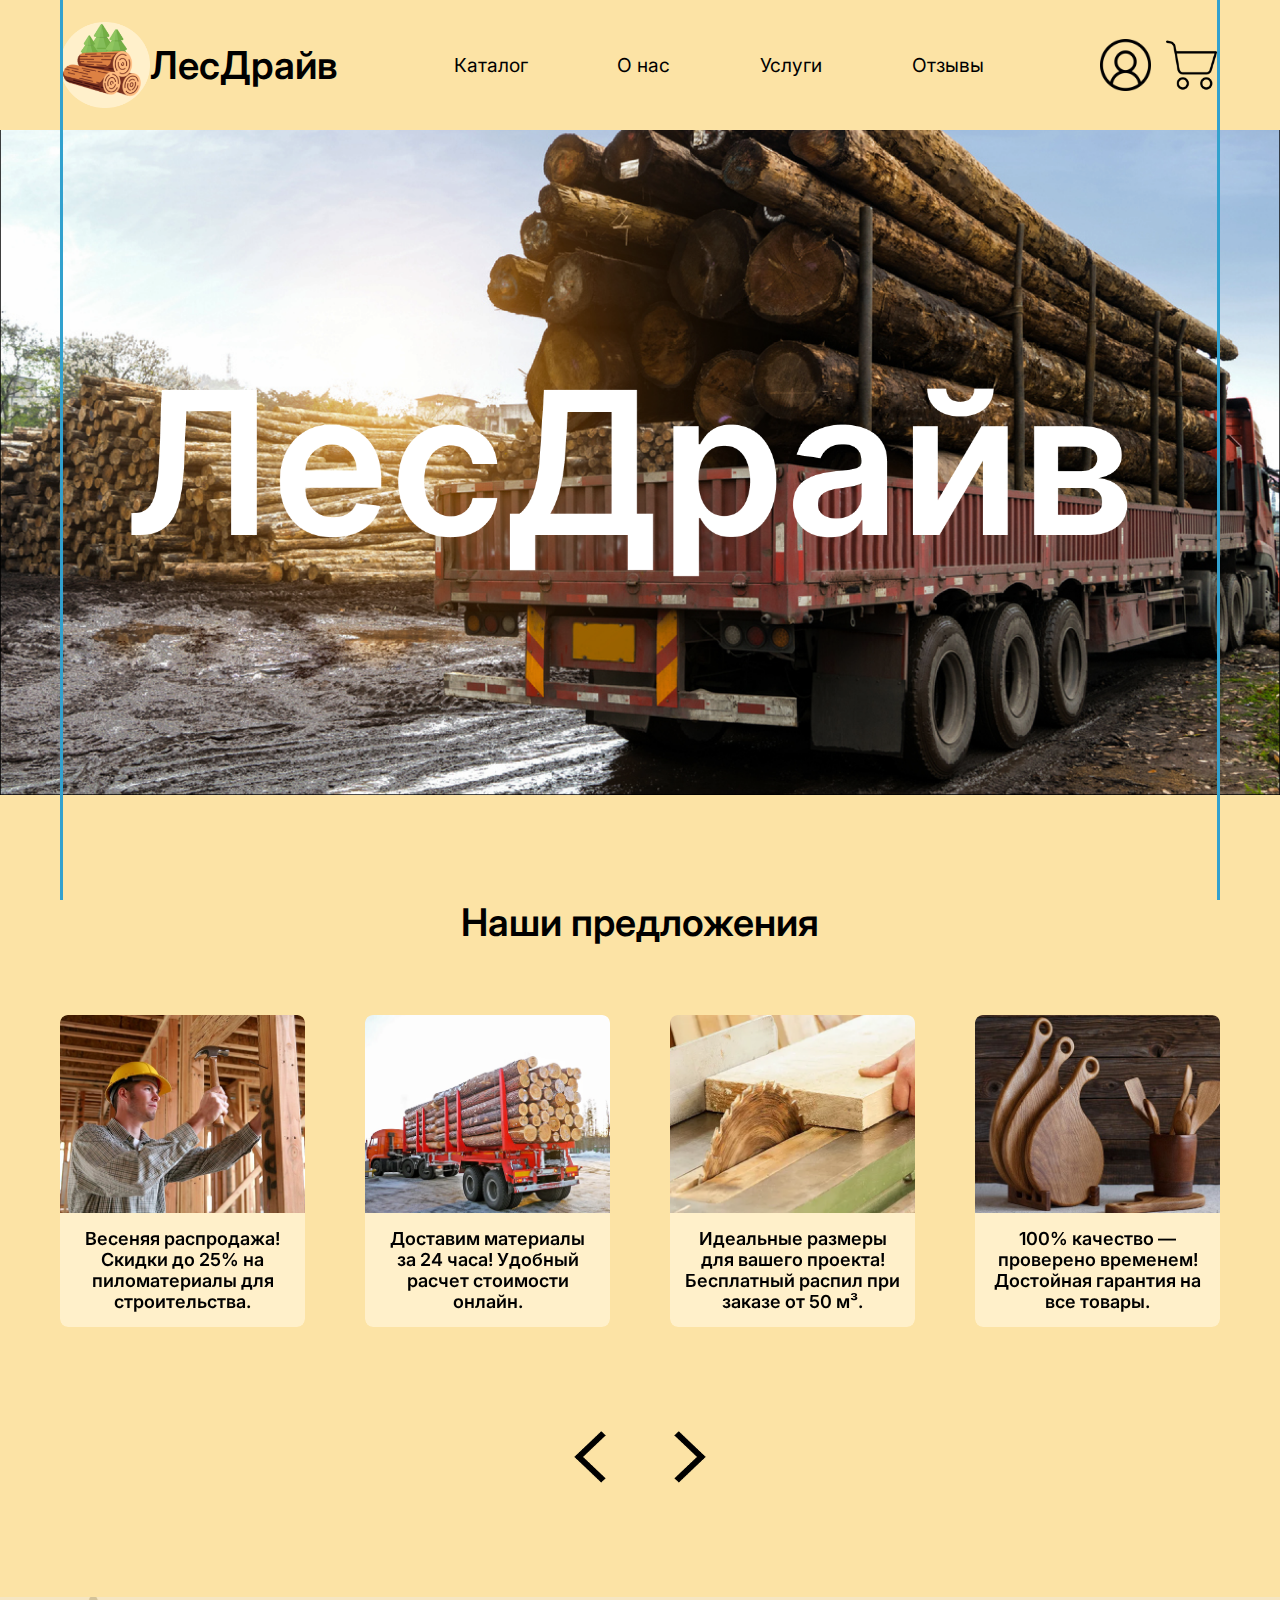
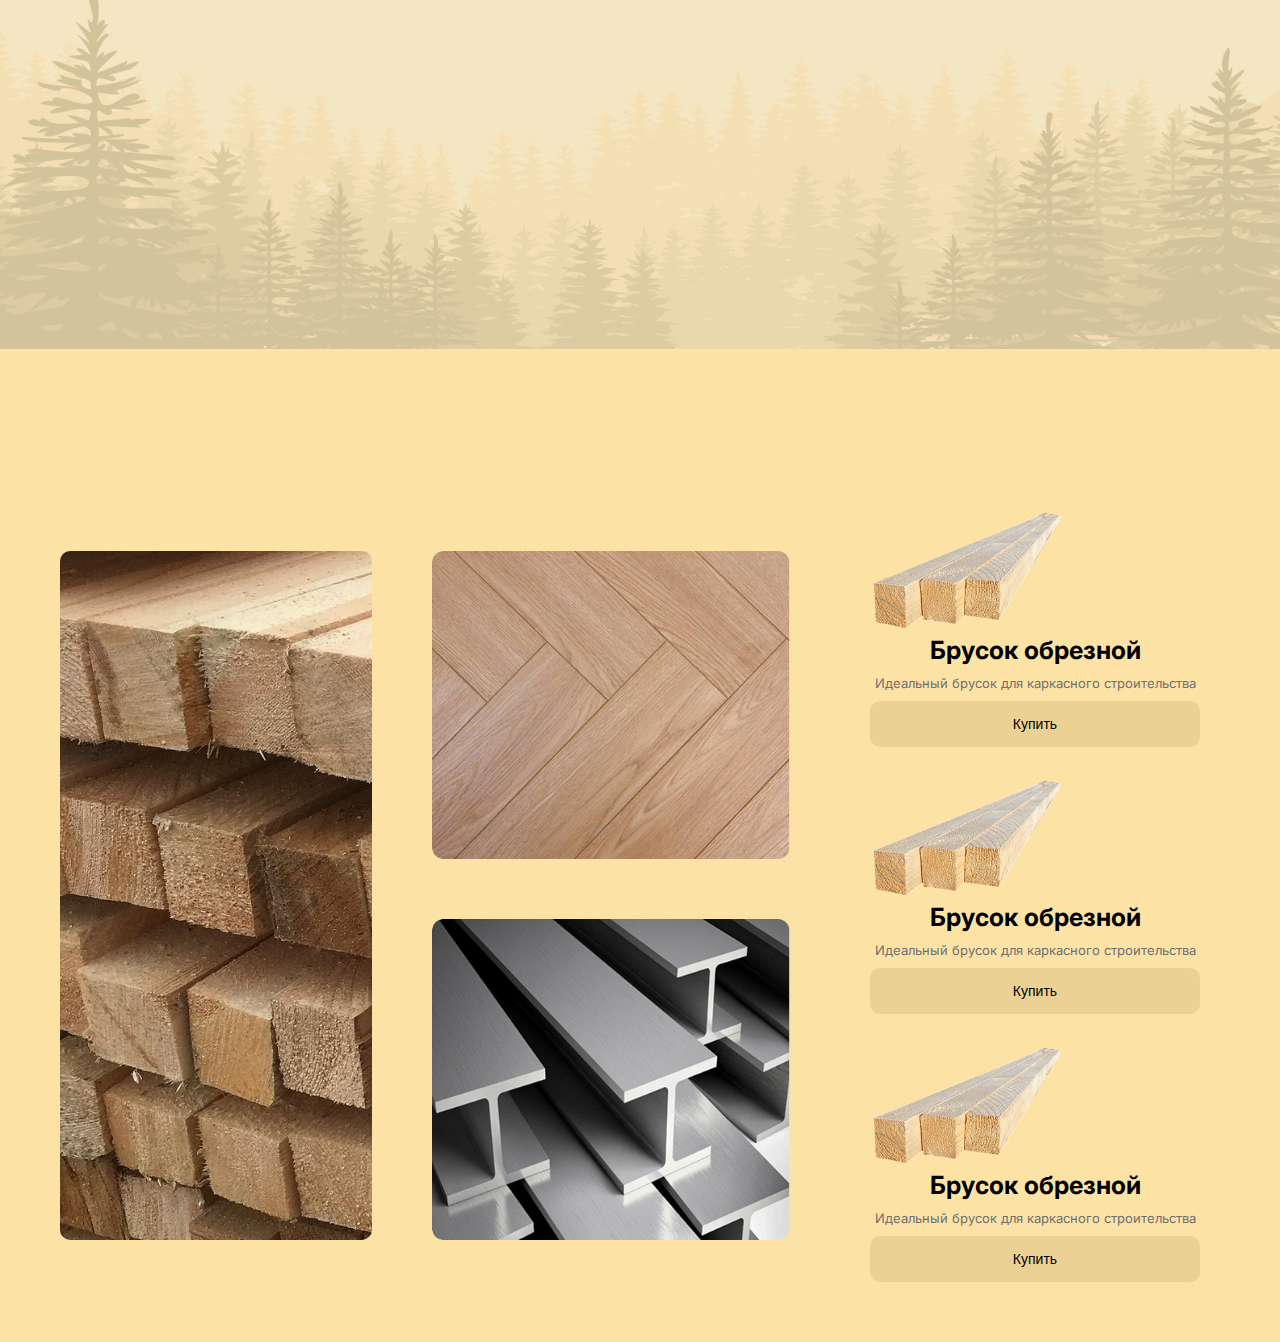
<file: index.html>
<!DOCTYPE html>

<html lang="en">

<head>
  <meta charset="UTF-8">
  <meta name="viewport" content="width=device-width, initial-scale=1.0">
  <link rel="stylesheet" href="style.css">
  <link rel="icon" href="images/logo.png">
  <title>ЛесДрайв</title>
</head>

<body>
  <main>
    <div class="create-line">
      <header>
        <div class="menu">
          <div class="Logo">
            <a href="index.html" class="link_logo">
              <img src="images/logo.png" class="logo">
              <h1 class="zagolovok">ЛесДрайв</h1>
            </a>
          </div>
          <ul>
            <li><a href="#" class="punkts">Каталог</a></li>
            <li><a href="#" class="punkts">О нас</a></li>
            <li><a href="#" class="punkts">Услуги</a></li>
            <li><a href="#" class="punkts">Отзывы</a></li>
          </ul>
          <div class="icons">
            <img src="images/LogIn.png" class="korzina">
            <img src="images/corsina.png" class="korzina">
          </div>
        </div>
      </header>
      <div class="class-header-img">
        <img src="images/header1.png" class="header-img">
      </div>
    </div>
    <div class="offers">
      <h1 class="zagolovok-offers">Наши предложения</h1>
      <div class="slider-container">
        <div class="slider">
          <div class="slides">
            <img src="images/header-image 1.png" class="slide-image">
            <div class="text-slider">Весеняя распродажа! Скидки до 25% на пиломатериалы для строительства.</div>
          </div>
          <div class="slides">
            <img src="images/header-image 2.png" class="slide-image">
            <div class="text-slider">Доставим материалы за 24 часа! Удобный расчет стоимости онлайн.</div>
          </div>
          <div class="slides">
            <img src="images/header-image 3.png" class="slide-image">
            <div class="text-slider">Идеальные размеры для вашего проекта! Бесплатный распил при заказе от 50 м³.</div>
          </div>
          <div class="slides">
            <img src="images/header-image 4.png" class="slide-image">
            <div class="text-slider">100% качество — проверено временем! Достойная гарантия на все товары.</div>
          </div>
          <div class="slides">
            <img src="images/header-image 5.png" class="slide-image">
            <div class="text-slider">Идеальные размеры для вашего проекта! Бесплатный распил при заказе от 50 м³.</div>
          </div>
          <div class="slides">
            <img src="images/header-image 3.png" class="slide-image">
            <div class="text-slider">Идеальные размеры для вашего проекта! Бесплатный распил при заказе от 50 м³.</div>
          </div>
        </div>
      </div>
      <div class="bttn-slider">
        <img src="images/bttn-slider1.png" class="img-bttn" id="prevBtn">
        <img src="images/bttn-slider2.png" class="img-bttn" id="nextBtn">
      </div>
    </div>
    <div class="div-forest">
      <img src="images/forest.png" class="forest">
      <div class="animated-text" id="textContainer">ЛесДрайв — ваш проводник в мире качественных лесоматериалов. Мы
        предоставляем всё необходимое для строительства, отделки и уникальных проектов. Наша миссия — помогать вам
        реализовывать идеи, предлагая материалы, которым можно доверять. С нами легко строить, создавая прочное будущее!
      </div>
    </div>
    <div class="products">
      <div class="images_products">
        <div class="first-image">
        <img src="images/products-first_image.png" class="first_product-image">
        </div>
        <div class="mini-images">
          <img src="images/products-scnd_image.png" class="scnd_product-image">
          <img src="images/products-third_image.png" class="scnd_product-image">
        </div>
      </div>
      <div class="mini-products">
        <div class="first_product">
          <img src="images/product-one.png" class="brusok">
          <div class="brusok-class">
            <div>
              <h1>Брусок обрезной</h1>
              <p class="des-brusok">Идеальный брусок для каркасного строительства</p>
            </div>
            <button class="buy">Купить</button>
          </div>
        </div>
        <div class="first_product">
          <img src="images/product-one.png" class="brusok">
          <div class="brusok-class">
            <div>
              <h1>Брусок обрезной</h1>
              <p class="des-brusok">Идеальный брусок для каркасного строительства</p>
            </div>
            <button class="buy">Купить</button>
          </div>
        </div>
        <div class="first_product">
          <img src="images/product-one.png" class="brusok">
          <div class="brusok-class">
            <div>
              <h1>Брусок обрезной</h1>
              <p class="des-brusok">Идеальный брусок для каркасного строительства</p>
            </div>
            <button class="buy">Купить</button>
          </div>
        </div>
      </div>
    </div>
  </main>
  <script src="script.js"></script>
</body>

</html>
</file>
<file: style.css>
* {
    padding: 0;
    margin: 0;
    box-sizing: border-box;
    /* outline: 2px solid green */
}

body {
    overflow-x: hidden;
}

body,
html {
    height: 100%;
    background-color: #FCE3A5;
    font-family: "Inter";
    position: relative;
}
a {
    color: black;
    text-decoration: none;
}
@font-face {
    font-family: "Inter";
    src: url(fonts/Inter-VariableFont_opsz\,wght.ttf);
}

body::before,
body::after {
    content: '';
    position: fixed;
    top: 0;
    height: 100%;
    width: 3px;
    background-color: #32a1ce;
    z-index: 100;
}

body::before {
    left: 60px;
}

body::after {
    right: 60px;
}

main {
    display: flex;
    flex-direction: column;
    gap: 100px;
}

header {
    position: absolute;
    top: 0;
    width: 100%;
    z-index: 2;
}

.menu {
    width: 100%;
    background-color: #FCE3A5;
    height: 130px;
    display: flex;
    justify-content: space-between;
    align-items: center;
    padding: 0 60px;
    box-sizing: border-box;
}

.Logo {
    display: flex;
    align-items: center;
    gap: 15px;
    height: 100%;
}

.logo {
    width: 7vw;
    height: 100%;
    object-fit: contain;
}

.link_logo {
    display: flex;
    flex-direction: row;
    align-items: center;
    color: black;
    text-decoration: none;
}

.zagolovok {
    font-weight: 600;
    font-size: 3vw;
    line-height: 1;
}

.header-img {
    width: 100%;
}
.profile-image {
    width: 100px;
    height: 100px;
    border-radius: 50%;
    object-fit: cover;
}
ul {
    list-style-type: none;
    display: flex;
    gap: 7vw;
    font-weight: 400;
}

.punkts {
    color: black;
    text-decoration: none;
    font-size: 1.5vw;
}

.icons {
    display: flex;
    gap: 15px;
    padding-right: 3px;
    cursor: pointer;
}

.korzina {
    width: 4vw;
    height: auto;
}

.offers {
    padding: 0 60px;
    width: 100%;
    display: flex;
    flex-direction: column;
    gap: 70px;
    align-items: center;
}

.slider-container {
    width: 100%;
    overflow: hidden;
    position: relative;
}

.slider {
    display: flex;
    gap: 60px;
    transition: transform 0.5s ease;
    will-change: transform;
}

.slides {
    flex: 0 0 calc((100% - 180px) / 4);
    border-radius: 8px;
    overflow: hidden;
    display: flex;
    flex-direction: column;
}

.slide-image {
    width: 100%;
    height: auto;
    object-fit: cover;
    margin-bottom: 0;
}

.text-slider {
    font-size: 18px;
    font-weight: 600;
    text-align: center;
    background-color: #FFF0CA;
    padding: 15px;
    margin-top: 0;
    border-radius: 0 0 8px 8px;
}

.zagolovok-offers {
    font-size: 38px;
    font-weight: 600;
    text-align: center;
}

.bttn-slider {
    display: flex;
    gap: 20px;
    justify-content: center;
    margin-top: 20px;
}

.img-bttn {
    width: 80px;
    cursor: pointer;
}

.div-forest {
    position: relative;
    width: 100%;
    margin: 0 auto;
    padding: 60px;
    background-color: #f5e6c3;
    display: flex;
    justify-content: center;
}

.forest {
    position: absolute;
    top: 0;
    left: 0;
    width: 100%;
    height: 100%;
    object-fit: cover;
    opacity: 0.7;
}

.animated-text {
    font-family: 'Arial', sans-serif;
    font-size: 31px;
    line-height: 1.5;
    font-weight: 600;
    color: #333;
    text-align: justify;
    width: 1200px;
    gap: 1em;
}

.products {
    display: flex;
    flex-direction: row;
    padding: 60px;
    justify-content: space-between;
    gap: 60px;
    align-items: center;
}

.images_products {
    display: flex;
    flex-direction: row;
    gap: 60px;
    max-width: 100%;
    height: 100%;
}

.images_products img {
    width: 100%;
    height: 100%;
    object-fit: cover;
    border-radius: 10px;
}

.mini-images {
    display: flex;
    flex-direction: column;
    gap: 60px;
}

.mini-products {
    display: flex;
    flex-direction: column;
    gap: 30px;
    padding: 0 20px;
}

.product {
    background-color: #f5e6c3;
    border-radius: 10px;
    padding: 20px;
    display: flex;
    align-items: center;
    gap: 20px;
    width: 600px;
    height: 180px;
    position: relative;
    box-shadow: 0px 4px 6px rgba(0, 0, 0, 0.1);
}

.brusok {
    width: 200px;
    height: auto;
    object-fit: contain;
    border-radius: 10px;
    flex-shrink: 0;
}

h1 {
    font-size: 25px;
    margin: 0;
}

.des-brusok {
    font-size: 13px;
    color: #707070;
    margin-top: 10px;
}

.brusok-class {
    flex: 1;
    min-width: 300px;
    display: flex;
    flex-direction: column;
    gap: 10px;
    text-align: center;
    align-items: center;
}

.buy {
    padding: 15px 20px;
    border: none;
    width: 330px;
    background-color: #ebd294;
    border-radius: 10px;
    cursor: pointer;
    font-size: 14px;
    transition: background-color 0.3s ease;
}
#brusok {
    width: 130px;
}

#brusok-class {
    margin-left: 30px;
}

.brusok-class.parket {
    margin-left: 40px;
}

.buy:hover {
    background-color: #dab87a;
}

.lesorub {
    position: relative;
    width: 100%;
    margin: 0 auto;
}

.lesorub-img {
    width: 100%;
    height: auto;
    display: block;
}

.tekst {
    position: absolute;
    top: 10%;
    left: 45%;
    text-align: center;
    color: white;
    z-index: 2;
}

.zitata_lesorub {
    font-size: 45px;
    font-weight: 600;
    margin: 0;
}

.author {
    font-size: 45px;
    padding-top: 10%;
    padding-left: 270px;
}

.comments {
    display: flex;
    flex-direction: column;
    padding: 0 60px;
    gap: 70px;
}
.three_comments {
    display: flex;
    flex-direction: row;
    justify-content: space-between;
    gap: 30px;
}
.first-comment {
    display: flex;
    flex-direction: column;
    padding: 30px;
    background-color: #FFF0CA;
    gap: 30px;
    align-items: center;
    width: 350px;
    border-radius: 20px;
    box-shadow: 0px 4px 6px rgba(0, 0, 0, 0.1);
}
.image-comment1 {
    width: 125px;
    height: auto;
}
.class1-comments {
    display: flex;
    flex-direction: column;
    align-items: center;
}
.text-comment1 {
    text-align: center;
}
h2 {
    font-size: 25px;
}
.choose_reviews {
    width: 100px;
    margin: 0 auto;
    font-size: 15px;
    border-radius: 10px;
    border: none;
    background-color: #FFF0CA;
    height: 80px;
    width: 200px;
    cursor: pointer;
    box-shadow: 0px 4px 6px rgba(0, 0, 0, 0.1);
}
.watch {
    font-size: 1.3vw;
}

.questions {
    display: flex;
    flex-direction: column;
    padding: 0 60px;
    align-items: center;
    gap: 70px;
  }
  
  .questions-container {
    display: flex;
    flex-direction: column;
    gap: 35px;
  }
  
  .question-item {
    width: 900px;
    border-radius: 10px;
    overflow: hidden;
    box-shadow: 0px 3px 6px rgba(0, 0, 0, 0.1); 
  }
  
  .question {
    height: 120px;
    background-color: #FFF0CA;
    display: flex;
    align-items: center;
    justify-content: space-between;
    font-size: 25px;
    font-weight: 500;
    padding: 0 20px;
    cursor: pointer;
    position: relative;
    box-shadow: 0px 4px 6px rgba(0, 0, 0, 0.1); 
  }
  
  .toggle-icon {
    font-size: 30px;
    font-weight: bold;
    transition: transform 0.3s ease;
  }
  
  .answer {
    background-color: #FFF0CA;
    padding: 0 20px;
    font-size: 20px;
    line-height: 1.5;
    max-height: 0;
    overflow: hidden;
    transition: max-height 0.3s ease, padding 0.3s ease;
  }
  
  .answer.open {
    max-height: 200px; 
    padding: 20px;
  }
  
  .toggle-icon.rotated {
    transform: rotate(45deg);
  }
  footer {
    width: 100%;
    background-color: #FFF0CA;
    display: flex;
    flex-direction: column;
    gap: 50px;
  }
  
  .pages {
    display: flex;
    flex-direction: row;
    padding: 0 100px;
    padding-top: 50px;
    justify-content: space-between;
    align-items: center;
  }
  
  .zagolovok-footer {
    font-size: 35px;
    font-weight: 600;
    padding-bottom: 55px;
  }
  
  .categories {
    display: flex;
    gap: 20px;
    flex-direction: column;
    align-items: center;
    width: 70%;
  }
  
  .first_categories {
    display: flex;
    flex-direction: row;
    gap: 60px;
  }
  
  .punkts-footer {
    font-size: 23px;
    text-decoration: none; 
    color: inherit;
    text-align: center; 
  }
  
  hr {
    border: 2px solid black;
    width: 100%;
  }
  
  .information {
    display: flex;
    flex-direction: row;
    justify-content: space-between;
    padding: 0 60px;
  }
  
  .email_num {
    display: flex;
    flex-direction: column;
    gap: 10px;
  }
  
  .email {
    display: flex;
    flex-direction: row;
    gap: 10px;
    align-items: center;
  }
  
  .info_img {
    width: 23%;
  }
  
  .kart {
    width: 8%;
  }
  
  .address {
    text-align: center;
    color: black;
    text-decoration: none;
  }
  
  .ooo {
    margin: 0 auto;
    text-align: center;
  }


  .catalogi {
    display: flex;
    flex-direction: column;
    padding: 0 60px;
    width: 100%;
    gap: 100px;
}

.two_catalogs {
    display: flex;
    flex-direction: row;
    justify-content: space-between;
    gap: 60px;
}

.catalog1 {
    position: relative;
    width: calc(50% - 30px);
    height: auto;
    display: flex;
    align-items: center;
    justify-content: center;
    cursor: pointer;
}

.pilom {
    position: absolute;
    z-index: 2;
    color: white;
    font-size: 60px;
    text-align: center;
    width: 100%;
    top: 50%;
    left: 50%;
    transform: translate(-50%, -50%);
    padding: 0 20px;
}

.catalogs {
    width: 100%;
    height: auto;
    object-fit: cover;
    filter: brightness(0.4);
}

@media (max-width: 1200px) {
    .products {
        flex-direction: column;
    }

    .zitata_lesorub {
        font-size: 35px;
    }

    .author {
        padding-left: 210px;
    }
    .pilom {
        font-size: 50px;
    }
}

@media (max-width: 1110px) {
    .images_products img {
        width: 300px;
    }
}

@media (max-width: 1040px) {
    .header-img {
        position: relative;
        top: 30px;
    }

    .text-slider {
        font-size: 13px;
    }

    .images_products {
        width: 100%;
        justify-content: center;
    }

    .images_products {
        gap: 3%;
    }

    .mini-images {
        gap: 3%;
    }

    .zitata_lesorub {
        font-size: 25px;
    }

    .tekst {
        left: 41%;
    }

    .author {
        padding-left: 170px;
    }
    .image-comment1 {
        width: 100px;
    }
    h2 {
        font-size: 20px;
    }
    .first-comment {
        padding: 20px;
    }

    .pages {
        flex-direction: column;
        align-items: flex-start;
        padding: 0 30px;
      }
    
      .zagolovok-footer {
        padding-top: 25px;
        margin: 0 auto;
      }
    
      .categories {
        width: 100%;
      }
    
      .first_categories {
        justify-content: center;
        gap: 30px;
      }
    
      .information {
        flex-direction: column;
        align-items: center;
        padding: 0 30px;
      }
    
      .email_num {
        width: 100%;
        text-align: center;
      }
      .info_img {
        width: 4%;
      }
      .punkts-footer {
        font-size: 16px;
      }

      .pilom {
        font-size: 40px;
      }
      .question-item {
        width: 770px;
      }

}

@media (max-width: 910px) {
    .animated-text {
        font-size: 25px;
    }

    .icons {
        gap: 10px;
    }

    .menu {
        height: 100px;
    }

    ul {
        gap: 5vw;
    }

    .offers {
        padding: 0 60px;
    }

    .slider {
        gap: 20px;
    }

    .slides {
        flex: 0 0 calc((100% - 60px) / 4);
    }

    .text-slider {
        font-size: 11px;
        padding: 10px;
    }

    .zagolovok-offers {
        font-size: 28px;
    }

    .img-bttn {
        width: 60px;
    }
    .text-comment1 {
        font-size: 13px;
    }
    .image-comment1 {
        width: 80px;
    }
    h2 {
        font-size: 17px;
    }
    .first-comment {
        gap: 20px;
        padding: 15px;
    }
    .choose_reviews {
        width: 150px;
        height: 50px;
    }
    .pilom {
        font-size: 30px;
    }
    .question-item {
        width: 630px;
    }
    .question {
        font-size: 20px;
    }
}

@media (max-width: 768px) {

    body::before,
    body::after {
        display: none;
    }

    .menu {
        padding: 0 20px;
        height: 70px;
    }

    .Logo {
        gap: 10px;
    }

    .zagolovok {
        font-size: 2.5vw;
    }

    .offers {
        padding: 0 20px;
        gap: 45px;
    }

    .bttn-slider {
        margin-top: 0;
    }

    .slider {
        gap: 20px;
    }

    .slides {
        flex: 0 0 calc((100% - 60px) / 4);
    }

    .text-slider {
        font-size: 11px;
        padding: 10px;
        border-radius: 10px;
    }

    .zagolovok-offers {
        font-size: 28px;
    }

    .img-bttn {
        width: 60px;
    }

    .animated-text {
        font-size: 21px;
    }

    .images_products img {
        width: 250px;
    }

    .zitata_lesorub {
        font-size: 20px;
    }

    .author {
        padding-left: 135px;
    }
    .comments {
        padding: 0 10px;
    }
    .image-comment1 {
        width: 60px;
    }
    .text-comment1 {
        font-size: 11px;
    }
    h2 {
        font-size: 14px;
    }
    .first-comment {
        gap: 15px;
    }
    .choose_reviews {
        width: 100px;
        height: 40px;
        padding: 0;
    }

    footer {
        height: auto;
        padding: 10px;
      }
    
      .pages {
        padding-top: 30px;
      }
    
      .first_categories {
        gap: 30px;
      }
    
      .information {
        gap: 20px;
      }
    
      .email_num {
        gap: 15px;
      }

      .pilom {
        font-size: 18px;
      }
      .question-item {
        width: 540px;
      }
      .question {
        font-size: 17px;
        height: 100px;
      }
      .answer {
        font-size: 17px;
      }
      .comments {
        gap: 45px;
      }
      .first-comment {
        border-radius: 10px;
      }

}

@media (max-width: 600px) {
    .animated-text {
        font-size: 15px;
    }

    .div-forest {
        padding: 30px;
    }

    .menu {
        padding: 0 10px;
    }

    .punkts {
        font-size: 2.3vw;
    }

    .zagolovok {
        font-size: 3vw;
    }

    .korzina {
        width: 5vw;
    }

    .offers {
        padding: 0 23.5px;
        gap: 20px;
    }

    .slider {
        gap: 9px;
    }

    .slides {
        flex: 0 0 calc((100% - 10px) / 3);
    }

    .text-slider {
        font-size: 12px;
        padding: 8px;
    }

    .zagolovok-offers {
        font-size: 17px;
    }

    .img-bttn {
        width: 50px;
    }

    .images_products img {
        width: 220px;
    }

    .product {
        width: 450px;
        height: 150px;
        gap: 0;
    }

    h1 {
        font-size: 17px;
    }

    .brusok {
        width: 120px;
    }

    .des-brusok {
        font-size: 10px;
    }

    .buy {
        padding: 7px 10px;
    }

    #brusok {
        width: 90px;
    }

    .zitata_lesorub {
        font-size: 15px;
    }

    .tekst {
        left: 36%;
    }

    .author {
        padding-left: 160px;
    }
    h2 {
        font-size: 11px;
    }
    .image-comment1 {
        width: 55px;
    }
    .three_comments {
        gap: 15px;
    }
    .text-comment1 {
        font-size: 9px;
    }
    .comments {
        gap: 30px;
    }
    .punkts {
        font-size: 1.6vw;
    }

    .punkts-footer {
        font-size: 13px;
    }
    .address {
        font-size: 12px;
    }
    .ooo {
        font-size: 13px;
    }

    .catalogi {
        gap: 50px;
    }
    .two_catalogs {
        justify-content: center;
        gap: 30px;
    }
    .catalog1 {
        width: 50%;
    }
        .question-item {
        width: 440px;
      }
      .question {
        font-size: 14px;
        height: 80px;
      }
      .toggle-icon {
        font-size: 22px;
      }
      .answer {
        font-size: 14px;
      }
}

@media (max-width: 500px) {
    .images_products img {
        width: 150px;
    }

    h1 {
        font-size: 15px;
    }

    .des-brusok {
        font-size: 10px;
    }

    .buy {
        font-size: 11px;
    }

    .zitata_lesorub {
        font-size: 10px;
    }

    .tekst {
        left: 50%;
    }

    .author {
        padding-left: 105px;
    }
    .first-comment {
        gap: 8px;
        padding: 10px;
    }
    .image-comment1 {
        width: 35px;
    }
    .text-comment1 {
        font-size: 8px;
    }
        .catalogi {
        padding: 0 20px;
        gap: 30px;
    }
    .question-item {
        width: 440px;
    }
}

@media (max-width: 450px) {
    .animated-text {
        font-size: 10px;
    }

    .menu {
        align-items: center;    
    }

    main {
        gap: 60px;
    }

    .bttn-slider {
        gap: 0;
        margin-top: 0;
    }

    .text-slider {
        font-size: 7px;
    }

    .img-bttn {
        width: 30px;
    }

    .div-forest {
        padding: 20px;
    }

    .brusok {
        width: 40%;
    }

    h1 {
        font-size: 13px;
    }

    .des-brusok {
        font-size: 9px;
    }

    .buy {
        padding: 6px;
    }

    .product {
        padding: 14px;
        width: 280px;
        height: 100px;
    }

    .brusok {
        width: 30%;
    }

    h1 {
        font-size: 10px;
    }

    .buy {
        font-size: 8px;
    }

    .brusok-class {
        min-width: 0;
    }

    #brusok {
        width: 60px;
    }

    .author {
        padding-left: 73px;
    }

    .zitata_lesorub {
        font-size: 7px;
    }
    h2 {
        font-size: 9px;
    }
    .three_comments {
        gap: 6px;
    }
    .first-comment {
        padding: 8px;
        border-radius: 10px;
    }
    .text-comment1 {
        font-size: 7px;
    }
    .comments {
        gap: 20px;
    }

    .first_categories {
        gap: 10px;
    }
    .punkts-footer {
        font-size: 10px;
    }
    .zagolovok-footer {
        padding-top: 0;
        font-size: 20px;
    }
    .ooo {
        font-size: 11px;
    }
    .pilom {
        font-size: 11px;
    }
    .question-item {
        width: 290px;
    }
    .question {
        font-size: 11px;
        height: 60px;
    }
    .answer {
        font-size: 11px;
    }
    .mini-products {
        padding: 0;
    }
    .products {
        padding: 20px;
    }
    .punkts {
        font-size: 1.9vw;
    }
    .images_products img {
        width: 130px;
    }
    .menu {
        height: 50px;
    }
}
</file>
